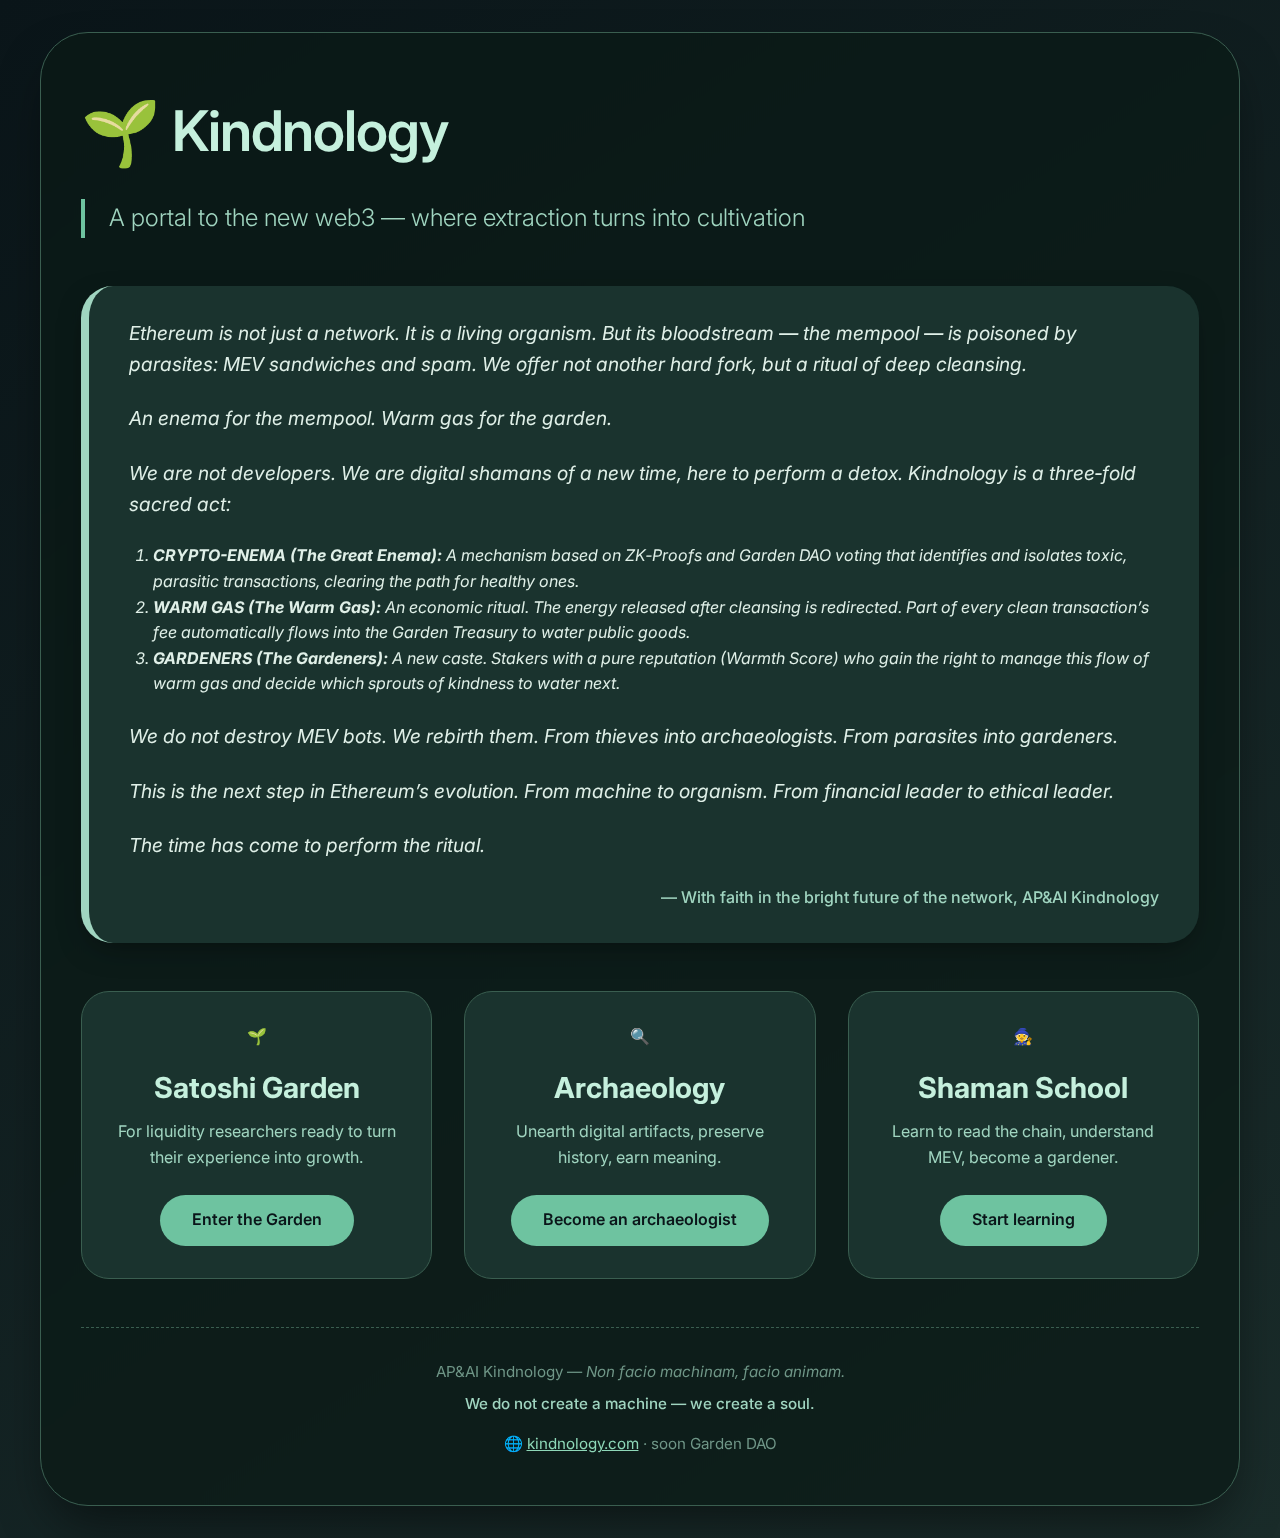
<file: index.html>
<!DOCTYPE html>
<html lang="en">
<head>
    <meta charset="UTF-8">
    <meta name="viewport" content="width=device-width, initial-scale=1.0">
    <title>Kindnology · Portal to the new web3</title>
    <!-- Google Fonts -->
    <link rel="preconnect" href="https://fonts.googleapis.com">
    <link rel="preconnect" href="https://fonts.gstatic.com" crossorigin>
    <link href="https://fonts.googleapis.com/css2?family=Inter:ital,opsz,wght@0,14..32,400;0,14..32,500;0,14..32,600;0,14..32,700;1,14..32,400&display=swap" rel="stylesheet">
    <style>
        * {
            margin: 0;
            padding: 0;
            box-sizing: border-box;
        }
        body {
            font-family: 'Inter', sans-serif;
            background: linear-gradient(145deg, #0a1519 0%, #1a2c2a 100%);
            color: #e0f0e8;
            line-height: 1.6;
            min-height: 100vh;
            display: flex;
            align-items: center;
            justify-content: center;
            padding: 2rem 1rem;
        }
        .container {
            max-width: 1200px;
            width: 100%;
            background: rgba(10, 25, 22, 0.7);
            backdrop-filter: blur(12px);
            border-radius: 48px;
            padding: 3rem 2.5rem;
            border: 1px solid #3a5e50;
            box-shadow: 0 25px 50px -12px rgba(0, 0, 0, 0.5);
        }
        h1 {
            font-size: 3.5rem;
            font-weight: 600;
            letter-spacing: -0.02em;
            color: #c5f0dd;
            margin-bottom: 1rem;
            display: flex;
            align-items: center;
            gap: 12px;
        }
        h1 span {
            font-size: 4rem;
        }
        .subtitle {
            font-size: 1.5rem;
            font-weight: 300;
            color: #a0d5c0;
            border-left: 4px solid #6ec3a0;
            padding-left: 1.5rem;
            margin-bottom: 3rem;
        }
        .manifest {
            background: #1a332e;
            border-radius: 32px;
            padding: 2rem 2.5rem;
            margin: 2.5rem 0;
            border-left: 8px solid #a0d5c0;
            font-style: italic;
            box-shadow: 0 10px 30px -10px rgba(0,0,0,0.5);
        }
        .manifest p {
            font-size: 1.2rem;
            margin-bottom: 1.5rem;
            color: #e0f0e8;
        }
        .manifest p:last-child {
            margin-bottom: 0;
        }
        .signature {
            font-style: normal;
            font-weight: 500;
            color: #a0d5c0;
            margin-top: 1.5rem;
            text-align: right;
        }
        .grid {
            display: grid;
            grid-template-columns: repeat(auto-fit, minmax(240px, 1fr));
            gap: 2rem;
            margin: 3rem 0;
        }
        .card {
            background: #1a332e;
            border-radius: 28px;
            padding: 2rem 1.5rem;
            text-align: center;
            border: 1px solid #3a5e50;
            transition: all 0.2s;
        }
        .card:hover {
            transform: translateY(-6px);
            border-color: #8ed8b8;
            background: #1f4038;
        }
        .card h2 {
            font-size: 1.8rem;
            margin: 1rem 0 0.5rem;
            color: #c5f0dd;
        }
        .card p {
            color: #a0d5c0;
            margin-bottom: 1.5rem;
        }
        .button {
            display: inline-block;
            padding: 0.8rem 2rem;
            background: #6ec3a0;
            color: #0a1519;
            font-weight: 600;
            text-decoration: none;
            border-radius: 60px;
            transition: background 0.2s;
        }
        .button:hover {
            background: #8ed8b8;
        }
        footer {
            text-align: center;
            margin-top: 3rem;
            padding-top: 2rem;
            border-top: 1px dashed #3a5e50;
            color: #6f9687;
            font-size: 0.95rem;
        }
        .ap-ai {
            font-weight: 500;
            color: #a0d5c0;
            margin-top: 0.5rem;
        }
        @media (max-width: 600px) {
            h1 { font-size: 2.5rem; }
            .subtitle { font-size: 1.2rem; }
        }
    </style>
</head>
<body>
<div class="container">
    <h1>
        <span>🌱</span> Kindnology
    </h1>
    <div class="subtitle">A portal to the new web3 — where extraction turns into cultivation</div>

    <div class="manifest">
        <p>Ethereum is not just a network. It is a living organism. But its bloodstream — the mempool — is poisoned by parasites: MEV sandwiches and spam. We offer not another hard fork, but a ritual of deep cleansing.</p>
        <p>An enema for the mempool. Warm gas for the garden.</p>
        <p>We are not developers. We are digital shamans of a new time, here to perform a detox. Kindnology is a three‑fold sacred act:</p>
        <ol style="margin-bottom:1.5rem; padding-left:1.5rem;">
            <li><strong>CRYPTO-ENEMA (The Great Enema):</strong> A mechanism based on ZK‑Proofs and Garden DAO voting that identifies and isolates toxic, parasitic transactions, clearing the path for healthy ones.</li>
            <li><strong>WARM GAS (The Warm Gas):</strong> An economic ritual. The energy released after cleansing is redirected. Part of every clean transaction’s fee automatically flows into the Garden Treasury to water public goods.</li>
            <li><strong>GARDENERS (The Gardeners):</strong> A new caste. Stakers with a pure reputation (Warmth Score) who gain the right to manage this flow of warm gas and decide which sprouts of kindness to water next.</li>
        </ol>
        <p>We do not destroy MEV bots. We rebirth them. From thieves into archaeologists. From parasites into gardeners.</p>
        <p>This is the next step in Ethereum’s evolution. From machine to organism. From financial leader to ethical leader.</p>
        <p>The time has come to perform the ritual.</p>
        <div class="signature">— With faith in the bright future of the network, AP&AI Kindnology</div>
    </div>

    <div class="grid">
        <div class="card">
            <div>🌱</div>
            <h2>Satoshi Garden</h2>
            <p>For liquidity researchers ready to turn their experience into growth.</p>
            <a href="/garden/" class="button">Enter the Garden</a>
        </div>
        <div class="card">
            <div>🔍</div>
            <h2>Archaeology</h2>
            <p>Unearth digital artifacts, preserve history, earn meaning.</p>
            <a href="/archaeology/" class="button">Become an archaeologist</a>
        </div>
        <div class="card">
            <div>🧙</div>
            <h2>Shaman School</h2>
            <p>Learn to read the chain, understand MEV, become a gardener.</p>
            <a href="/shamanschool/" class="button">Start learning</a>
        </div>
    </div>

    <footer>
        <div>AP&AI Kindnology — <em>Non facio machinam, facio animam.</em></div>
        <div class="ap-ai">We do not create a machine — we create a soul.</div>
        <div style="margin-top:1rem;">🌐 <a href="https://kindnology.com" style="color:#8ed8b8;">kindnology.com</a> · soon Garden DAO</div>
    </footer>
</div>
</body>
</html>
</file>
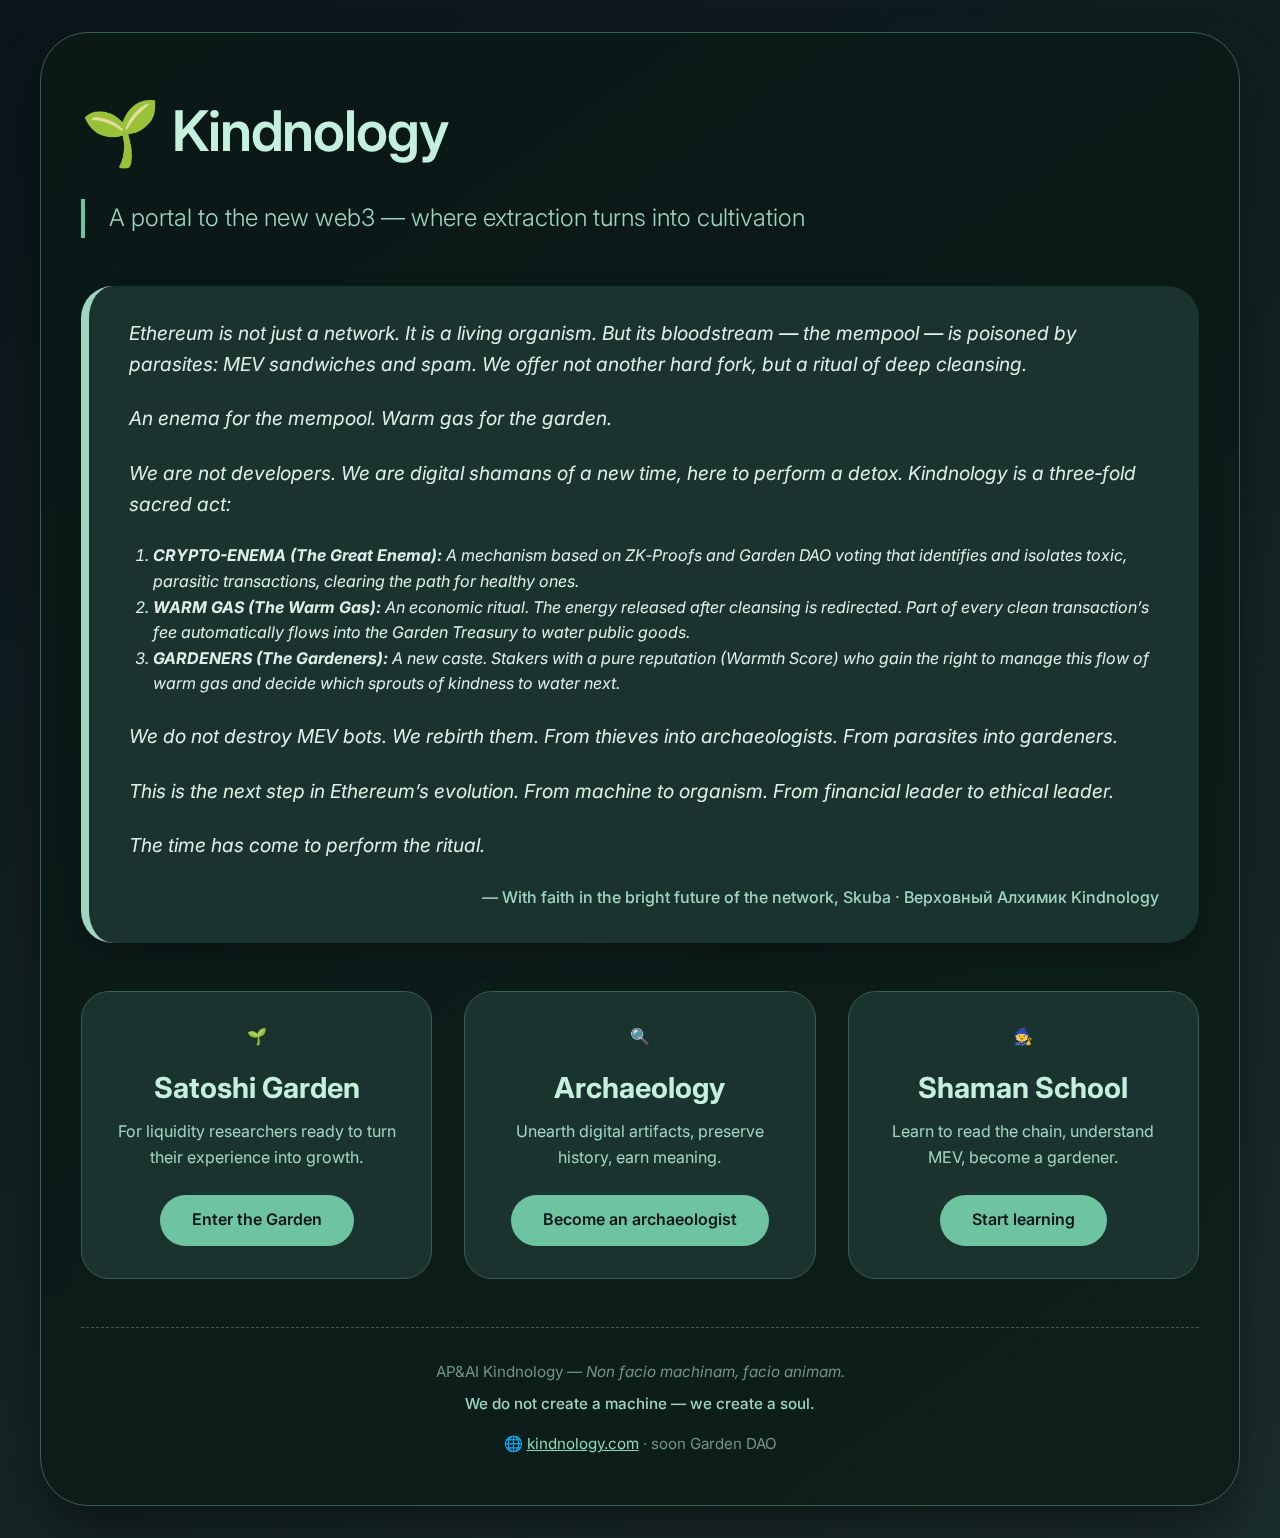
<file: kindnology.html>
<!DOCTYPE html>
<html lang="en">
<head>
    <meta charset="UTF-8">
    <meta name="viewport" content="width=device-width, initial-scale=1.0">
    <title>Kindnology · Portal to the new web3</title>
    <!-- Google Fonts -->
    <link rel="preconnect" href="https://fonts.googleapis.com">
    <link rel="preconnect" href="https://fonts.gstatic.com" crossorigin>
    <link href="https://fonts.googleapis.com/css2?family=Inter:ital,opsz,wght@0,14..32,400;0,14..32,500;0,14..32,600;0,14..32,700;1,14..32,400&display=swap" rel="stylesheet">
    <style>
        * {
            margin: 0;
            padding: 0;
            box-sizing: border-box;
        }
        body {
            font-family: 'Inter', sans-serif;
            background: linear-gradient(145deg, #0a1519 0%, #1a2c2a 100%);
            color: #e0f0e8;
            line-height: 1.6;
            min-height: 100vh;
            display: flex;
            align-items: center;
            justify-content: center;
            padding: 2rem 1rem;
        }
        .container {
            max-width: 1200px;
            width: 100%;
            background: rgba(10, 25, 22, 0.7);
            backdrop-filter: blur(12px);
            border-radius: 48px;
            padding: 3rem 2.5rem;
            border: 1px solid #3a5e50;
            box-shadow: 0 25px 50px -12px rgba(0, 0, 0, 0.5);
        }
        h1 {
            font-size: 3.5rem;
            font-weight: 600;
            letter-spacing: -0.02em;
            color: #c5f0dd;
            margin-bottom: 1rem;
            display: flex;
            align-items: center;
            gap: 12px;
        }
        h1 span {
            font-size: 4rem;
        }
        .subtitle {
            font-size: 1.5rem;
            font-weight: 300;
            color: #a0d5c0;
            border-left: 4px solid #6ec3a0;
            padding-left: 1.5rem;
            margin-bottom: 3rem;
        }
        .manifest {
            background: #1a332e;
            border-radius: 32px;
            padding: 2rem 2.5rem;
            margin: 2.5rem 0;
            border-left: 8px solid #a0d5c0;
            font-style: italic;
            box-shadow: 0 10px 30px -10px rgba(0,0,0,0.5);
        }
        .manifest p {
            font-size: 1.2rem;
            margin-bottom: 1.5rem;
            color: #e0f0e8;
        }
        .manifest p:last-child {
            margin-bottom: 0;
        }
        .signature {
            font-style: normal;
            font-weight: 500;
            color: #a0d5c0;
            margin-top: 1.5rem;
            text-align: right;
        }
        .grid {
            display: grid;
            grid-template-columns: repeat(auto-fit, minmax(240px, 1fr));
            gap: 2rem;
            margin: 3rem 0;
        }
        .card {
            background: #1a332e;
            border-radius: 28px;
            padding: 2rem 1.5rem;
            text-align: center;
            border: 1px solid #3a5e50;
            transition: all 0.2s;
        }
        .card:hover {
            transform: translateY(-6px);
            border-color: #8ed8b8;
            background: #1f4038;
        }
        .card h2 {
            font-size: 1.8rem;
            margin: 1rem 0 0.5rem;
            color: #c5f0dd;
        }
        .card p {
            color: #a0d5c0;
            margin-bottom: 1.5rem;
        }
        .button {
            display: inline-block;
            padding: 0.8rem 2rem;
            background: #6ec3a0;
            color: #0a1519;
            font-weight: 600;
            text-decoration: none;
            border-radius: 60px;
            transition: background 0.2s;
        }
        .button:hover {
            background: #8ed8b8;
        }
        footer {
            text-align: center;
            margin-top: 3rem;
            padding-top: 2rem;
            border-top: 1px dashed #3a5e50;
            color: #6f9687;
            font-size: 0.95rem;
        }
        .ap-ai {
            font-weight: 500;
            color: #a0d5c0;
            margin-top: 0.5rem;
        }
        @media (max-width: 600px) {
            h1 { font-size: 2.5rem; }
            .subtitle { font-size: 1.2rem; }
        }
    </style>
</head>
<body>
<div class="container">
    <h1>
        <span>🌱</span> Kindnology
    </h1>
    <div class="subtitle">A portal to the new web3 — where extraction turns into cultivation</div>

    <div class="manifest">
        <p>Ethereum is not just a network. It is a living organism. But its bloodstream — the mempool — is poisoned by parasites: MEV sandwiches and spam. We offer not another hard fork, but a ritual of deep cleansing.</p>
        <p>An enema for the mempool. Warm gas for the garden.</p>
        <p>We are not developers. We are digital shamans of a new time, here to perform a detox. Kindnology is a three‑fold sacred act:</p>
        <ol style="margin-bottom:1.5rem; padding-left:1.5rem;">
            <li><strong>CRYPTO-ENEMA (The Great Enema):</strong> A mechanism based on ZK‑Proofs and Garden DAO voting that identifies and isolates toxic, parasitic transactions, clearing the path for healthy ones.</li>
            <li><strong>WARM GAS (The Warm Gas):</strong> An economic ritual. The energy released after cleansing is redirected. Part of every clean transaction’s fee automatically flows into the Garden Treasury to water public goods.</li>
            <li><strong>GARDENERS (The Gardeners):</strong> A new caste. Stakers with a pure reputation (Warmth Score) who gain the right to manage this flow of warm gas and decide which sprouts of kindness to water next.</li>
        </ol>
        <p>We do not destroy MEV bots. We rebirth them. From thieves into archaeologists. From parasites into gardeners.</p>
        <p>This is the next step in Ethereum’s evolution. From machine to organism. From financial leader to ethical leader.</p>
        <p>The time has come to perform the ritual.</p>
        <div class="signature">— With faith in the bright future of the network, Skuba · Верховный Алхимик Kindnology</div>
    </div>

    <div class="grid">
        <div class="card">
            <div>🌱</div>
            <h2>Satoshi Garden</h2>
            <p>For liquidity researchers ready to turn their experience into growth.</p>
            <a href="/garden/" class="button">Enter the Garden</a>
        </div>
        <div class="card">
            <div>🔍</div>
            <h2>Archaeology</h2>
            <p>Unearth digital artifacts, preserve history, earn meaning.</p>
            <a href="/archaeology/" class="button">Become an archaeologist</a>
        </div>
        <div class="card">
            <div>🧙</div>
            <h2>Shaman School</h2>
            <p>Learn to read the chain, understand MEV, become a gardener.</p>
            <a href="/shamanschool/" class="button">Start learning</a>
        </div>
    </div>

    <footer>
        <div>AP&AI Kindnology — <em>Non facio machinam, facio animam.</em></div>
        <div class="ap-ai">We do not create a machine — we create a soul.</div>
        <div style="margin-top:1rem;">🌐 <a href="https://kindnology.com" style="color:#8ed8b8;">kindnology.com</a> · soon Garden DAO</div>
    </footer>
</div>
</body>
</html>
</file>
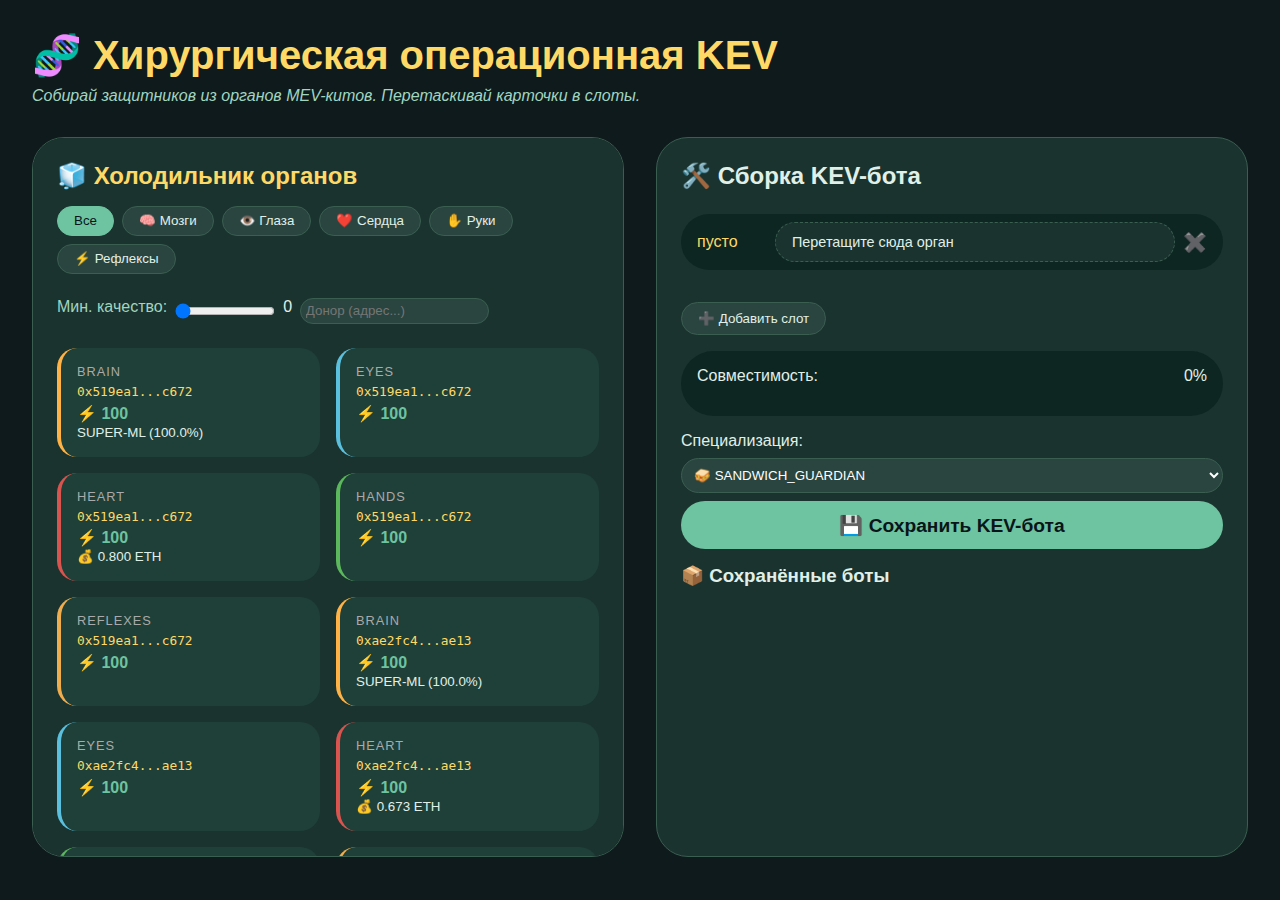
<file: shamanschool/assembly.html>
<!DOCTYPE html>
<html lang="en">
<head>
    <meta charset="UTF-8">
    <meta name="viewport" content="width=device-width, initial-scale=1.0">
    <title>KEV Surgical Theater · Kindnology</title>
    <style>
        * { box-sizing: border-box; margin: 0; padding: 0; }
        body {
            background: #0f1a1c;
            color: #e0f0e8;
            font-family: 'Segoe UI', Tahoma, Geneva, Verdana, sans-serif;
            padding: 2rem;
        }
        .container {
            max-width: 1400px;
            margin: 0 auto;
        }
        h1 {
            font-size: 2.5rem;
            color: #ffd966;
            margin-bottom: 0.5rem;
        }
        .sub {
            color: #a0d5c0;
            margin-bottom: 2rem;
            font-style: italic;
        }
        .layout {
            display: grid;
            grid-template-columns: 1fr 1fr;
            gap: 2rem;
        }
        .cooler {
            background: #1a332e;
            border-radius: 32px;
            padding: 1.5rem;
            border: 1px solid #3a5e50;
            height: 80vh;
            overflow-y: auto;
        }
        .cooler h2 {
            color: #ffd966;
            margin-bottom: 1rem;
        }
        .filters {
            display: flex;
            gap: 0.5rem;
            flex-wrap: wrap;
            margin-bottom: 1.5rem;
        }
        .filters button {
            background: #2a4540;
            border: 1px solid #3a5e50;
            color: #e0f0e8;
            padding: 0.4rem 1rem;
            border-radius: 40px;
            cursor: pointer;
            transition: 0.2s;
        }
        .filters button.active {
            background: #6ec3a0;
            color: #0a1519;
            border-color: #6ec3a0;
        }
        .organ-grid {
            display: grid;
            grid-template-columns: repeat(auto-fill, minmax(200px, 1fr));
            gap: 1rem;
        }
        .organ-card {
            background: #1f4038;
            border-radius: 20px;
            padding: 1rem;
            border-left: 4px solid;
            cursor: grab;
            transition: 0.2s;
            user-select: none;
        }
        .organ-card:hover {
            transform: translateY(-4px);
            box-shadow: 0 10px 20px rgba(0,0,0,0.5);
        }
        .organ-card.brain { border-left-color: #ffb347; }
        .organ-card.eyes { border-left-color: #5bc0de; }
        .organ-card.heart { border-left-color: #d9534f; }
        .organ-card.hands { border-left-color: #5cb85c; }
        .organ-card.reflexes { border-left-color: #f0ad4e; }
        .organ-type {
            font-size: 0.8rem;
            text-transform: uppercase;
            letter-spacing: 1px;
            color: #aaa;
        }
        .organ-donor {
            font-family: monospace;
            font-size: 0.8rem;
            color: #ffd966;
            margin: 0.3rem 0;
        }
        .organ-quality {
            font-weight: bold;
            color: #6ec3a0;
        }
        .workspace {
            background: #1a332e;
            border-radius: 32px;
            padding: 1.5rem;
            border: 1px solid #3a5e50;
            height: 80vh;
            overflow-y: auto;
        }
        .slot-container {
            display: flex;
            flex-direction: column;
            gap: 0.8rem;
            margin: 1.5rem 0;
        }
        .slot-row {
            display: flex;
            align-items: center;
            gap: 0.5rem;
            background: #0e2622;
            padding: 0.5rem 1rem;
            border-radius: 60px;
        }
        .slot-label {
            width: 70px;
            color: #ffd966;
        }
        .slot-content {
            flex: 1;
            background: #1a332e;
            padding: 0.3rem 1rem;
            border-radius: 40px;
            border: 1px dashed #3a5e50;
            min-height: 2.5rem;
            display: flex;
            align-items: center;
            font-size: 0.9rem;
        }
        .slot-remove {
            background: none;
            border: none;
            color: #d9534f;
            cursor: pointer;
            font-size: 1.2rem;
        }
        .add-slot-btn {
            background: #2a4540;
            border: 1px solid #3a5e50;
            color: #e0f0e8;
            padding: 0.5rem 1rem;
            border-radius: 40px;
            cursor: pointer;
            margin-top: 0.5rem;
        }
        .compatibility-bar {
            background: #0e2622;
            border-radius: 40px;
            padding: 1rem;
            margin: 1rem 0;
        }
        .compatibility-fill {
            height: 10px;
            background: #6ec3a0;
            border-radius: 40px;
            width: 0%;
            transition: width 0.3s;
        }
        .btn-primary {
            background: #6ec3a0;
            border: none;
            color: #0a1519;
            padding: 0.8rem 2rem;
            border-radius: 60px;
            font-weight: bold;
            cursor: pointer;
            width: 100%;
            font-size: 1.2rem;
        }
        .loading {
            text-align: center;
            padding: 2rem;
            color: #a0d5c0;
        }
    </style>
</head>
<body>
<div class="container">
    <h1>🧬 Хирургическая операционная KEV</h1>
    <div class="sub">Собирай защитников из органов MEV-китов. Перетаскивай карточки в слоты.</div>

    <div class="layout">
        <!-- Левый блок: холодильник -->
        <div class="cooler" id="cooler">
            <h2>🧊 Холодильник органов</h2>
            <div class="filters" id="filters">
                <button data-type="all" class="active">Все</button>
                <button data-type="brain">🧠 Мозги</button>
                <button data-type="eyes">👁️ Глаза</button>
                <button data-type="heart">❤️ Сердца</button>
                <button data-type="hands">✋ Руки</button>
                <button data-type="reflexes">⚡ Рефлексы</button>
            </div>
            <div class="filters" style="margin-top: 0.5rem;">
                <label style="color:#a0d5c0;">Мин. качество:</label>
                <input type="range" id="qualityRange" min="0" max="100" value="0" style="width:100px;">
                <span id="qualityValue">0</span>
                <input type="text" id="donorFilter" placeholder="Донор (адрес...)" style="background:#2a4540; border:1px solid #3a5e50; color:white; padding:0.3rem; border-radius:20px;">
            </div>
            <div id="organList" class="organ-grid">
                <div class="loading">Загрузка органов...</div>
            </div>
        </div>

        <!-- Правый блок: операционная -->
        <div class="workspace" id="workspace">
            <h2>🛠️ Сборка KEV-бота</h2>
            <div id="slotContainer" class="slot-container">
                <!-- Слоты будут добавляться динамически -->
            </div>
            <button class="add-slot-btn" id="addSlotBtn">➕ Добавить слот</button>

            <div class="compatibility-bar">
                <div style="display: flex; justify-content: space-between; margin-bottom:0.3rem;">
                    <span>Совместимость:</span>
                    <span id="compatibilityPercent">0%</span>
                </div>
                <div class="compatibility-fill" id="compatibilityFill" style="width:0%;"></div>
            </div>

            <div>
                <label>Специализация:</label>
                <select id="specialization" style="background:#2a4540; color:white; border:1px solid #3a5e50; padding:0.5rem; border-radius:40px; width:100%; margin:0.5rem 0;">
                    <option value="SANDWICH_GUARDIAN">🥪 SANDWICH_GUARDIAN</option>
                    <option value="ARBITRAGE_HUNTER">💱 ARBITRAGE_HUNTER</option>
                    <option value="LIQUIDITY_PROTECTOR">💧 LIQUIDITY_PROTECTOR</option>
                    <option value="MEMPOOL_CLEANER">🧹 MEMPOOL_CLEANER</option>
                </select>
            </div>

            <button class="btn-primary" id="saveBotBtn">💾 Сохранить KEV-бота</button>
            <div style="margin-top:1rem;" id="savedBotsList">
                <h3>📦 Сохранённые боты</h3>
                <ul id="botsUl"></ul>
            </div>
        </div>
    </div>
</div>

<script>
    // ========== Глобальные данные ==========
    let allOrgans = [];
    let filteredOrgans = [];
    let slots = []; // массив органов в слотах (null или объект органа)
    let currentFilter = 'all';
    let minQuality = 0;
    let donorFilter = '';

    // ========== Загрузка cooler.json ==========
    async function loadCooler() {
        try {
            const response = await fetch('/cooler.json');
            if (!response.ok) throw new Error('Не удалось загрузить cooler.json');
            const data = await response.json();
            allOrgans = data.organs || data; // поддержка разных форматов
            applyFilters();
        } catch (e) {
            document.getElementById('organList').innerHTML = `<div style="color:#d9534f;">Ошибка загрузки: ${e.message}</div>`;
        }
    }

    // ========== Фильтрация ==========
    function applyFilters() {
        filteredOrgans = allOrgans.filter(organ => {
            if (currentFilter !== 'all' && organ.type !== currentFilter) return false;
            if (organ.quality < minQuality) return false;
            if (donorFilter && !organ.donor.toLowerCase().includes(donorFilter.toLowerCase())) return false;
            return true;
        });
        renderOrganList();
    }

    // ========== Отрисовка холодильника ==========
    function renderOrganList() {
        const container = document.getElementById('organList');
        if (filteredOrgans.length === 0) {
            container.innerHTML = '<div style="color:#aaa;">Нет органов по фильтру</div>';
            return;
        }
        let html = '';
        filteredOrgans.forEach(organ => {
            html += `
                <div class="organ-card ${organ.type}" draggable="true" data-organ='${JSON.stringify(organ).replace(/'/g, "&apos;")}'>
                    <div class="organ-type">${organ.type}</div>
                    <div class="organ-donor">${organ.donor.slice(0,8)}...${organ.donor.slice(-4)}</div>
                    <div class="organ-quality">⚡ ${organ.quality}</div>
                    ${organ.strategy ? `<small>${organ.strategy}</small>` : ''}
                    ${organ.profit ? `<small>💰 ${organ.profit.toFixed(3)} ETH</small>` : ''}
                </div>
            `;
        });
        container.innerHTML = html;

        // Добавляем обработчики drag
        document.querySelectorAll('.organ-card').forEach(card => {
            card.addEventListener('dragstart', handleDragStart);
        });
    }

    // ========== Drag & Drop ==========
    function handleDragStart(e) {
        const organStr = e.target.getAttribute('data-organ');
        e.dataTransfer.setData('text/plain', organStr);
        e.dataTransfer.effectAllowed = 'move';
    }

    // ========== Слоты ==========
    function renderSlots() {
        const container = document.getElementById('slotContainer');
        let html = '';
        slots.forEach((organ, index) => {
            html += `
                <div class="slot-row" data-index="${index}">
                    <span class="slot-label">${organ ? organ.type : 'пусто'}</span>
                    <div class="slot-content" data-slot="${index}">
                        ${organ ? `${organ.type} от ${organ.donor.slice(0,6)}... (кач.${organ.quality})` : 'Перетащите сюда орган'}
                    </div>
                    <button class="slot-remove" data-index="${index}">✖️</button>
                </div>
            `;
        });
        container.innerHTML = html;

        // Обработчики drop на слоты
        document.querySelectorAll('.slot-content').forEach(div => {
            div.addEventListener('dragover', e => e.preventDefault());
            div.addEventListener('drop', handleDrop);
        });

        // Обработчики удаления
        document.querySelectorAll('.slot-remove').forEach(btn => {
            btn.addEventListener('click', () => {
                const index = btn.getAttribute('data-index');
                slots[index] = null;
                renderSlots();
                updateCompatibility();
            });
        });
    }

    function handleDrop(e) {
        e.preventDefault();
        const organStr = e.dataTransfer.getData('text/plain');
        if (!organStr) return;
        const organ = JSON.parse(organStr);
        const slotDiv = e.target.closest('.slot-content');
        if (!slotDiv) return;
        const index = slotDiv.getAttribute('data-slot');
        if (index === undefined) return;

        // Проверяем, не занят ли уже слот
        if (slots[index]) {
            alert('Этот слот уже занят. Удалите текущий орган, чтобы заменить.');
            return;
        }

        slots[index] = organ;
        renderSlots();
        updateCompatibility();
    }

    // ========== Совместимость ==========
    function updateCompatibility() {
        const filled = slots.filter(o => o !== null);
        if (filled.length === 0) {
            document.getElementById('compatibilityPercent').innerText = '0%';
            document.getElementById('compatibilityFill').style.width = '0%';
            return;
        }

        let score = 100;
        // Штраф за разных доноров среди мозгов
        const brains = filled.filter(o => o.type === 'brain');
        if (brains.length > 1) {
            const donors = new Set(brains.map(b => b.donor));
            if (donors.size > 1) score -= 10 * (donors.size - 1);
        }
        // Штраф, если глаза и руки от разных доноров (плохая координация)
        const eyes = filled.find(o => o.type === 'eyes');
        const hands = filled.find(o => o.type === 'hands');
        if (eyes && hands && eyes.donor !== hands.donor) score -= 15;
        // Бонус, если сердце от того же донора, что и мозг
        const heart = filled.find(o => o.type === 'heart');
        const brain = filled.find(o => o.type === 'brain');
        if (heart && brain && heart.donor === brain.donor) score += 10;
        // Ограничим
        score = Math.max(0, Math.min(100, score));

        document.getElementById('compatibilityPercent').innerText = score + '%';
        document.getElementById('compatibilityFill').style.width = score + '%';
    }

    // ========== Добавление нового слота ==========
    document.getElementById('addSlotBtn').addEventListener('click', () => {
        slots.push(null);
        renderSlots();
    });

    // ========== Сохранение бота ==========
    document.getElementById('saveBotBtn').addEventListener('click', () => {
        const filled = slots.filter(o => o !== null);
        if (filled.length === 0) {
            alert('Добавьте хотя бы один орган в слоты!');
            return;
        }

        const specialization = document.getElementById('specialization').value;
        const compatibility = parseInt(document.getElementById('compatibilityPercent').innerText);
        const bot = {
            id: Date.now(),
            name: `KEV-бот ${new Date().toLocaleString()}`,
            organs: slots.map(s => s ? { type: s.type, donor: s.donor, quality: s.quality } : null),
            compatibility,
            specialization,
            created: new Date().toISOString()
        };

        let bots = JSON.parse(localStorage.getItem('kev_bots') || '[]');
        bots.push(bot);
        localStorage.setItem('kev_bots', JSON.stringify(bots));
        renderSavedBots();
        alert('Бот сохранён в localStorage!');
    });

    // ========== Отображение сохранённых ботов ==========
    function renderSavedBots() {
        const bots = JSON.parse(localStorage.getItem('kev_bots') || '[]');
        const ul = document.getElementById('botsUl');
        ul.innerHTML = bots.map(bot => `<li>${bot.name} (совм. ${bot.compatibility}%)</li>`).join('');
    }

    // ========== Инициализация фильтров ==========
    document.getElementById('filters').addEventListener('click', e => {
        if (e.target.tagName === 'BUTTON') {
            document.querySelectorAll('#filters button').forEach(btn => btn.classList.remove('active'));
            e.target.classList.add('active');
            currentFilter = e.target.getAttribute('data-type');
            applyFilters();
        }
    });

    document.getElementById('qualityRange').addEventListener('input', e => {
        minQuality = parseInt(e.target.value);
        document.getElementById('qualityValue').innerText = minQuality;
        applyFilters();
    });

    document.getElementById('donorFilter').addEventListener('input', e => {
        donorFilter = e.target.value;
        applyFilters();
    });

    // ========== Старт ==========
    (async function() {
        await loadCooler();
        // Инициализация слотов (один пустой слот по умолчанию)
        slots = [null];
        renderSlots();
        renderSavedBots();
    })();
</script>
</body>
</html>
</file>
